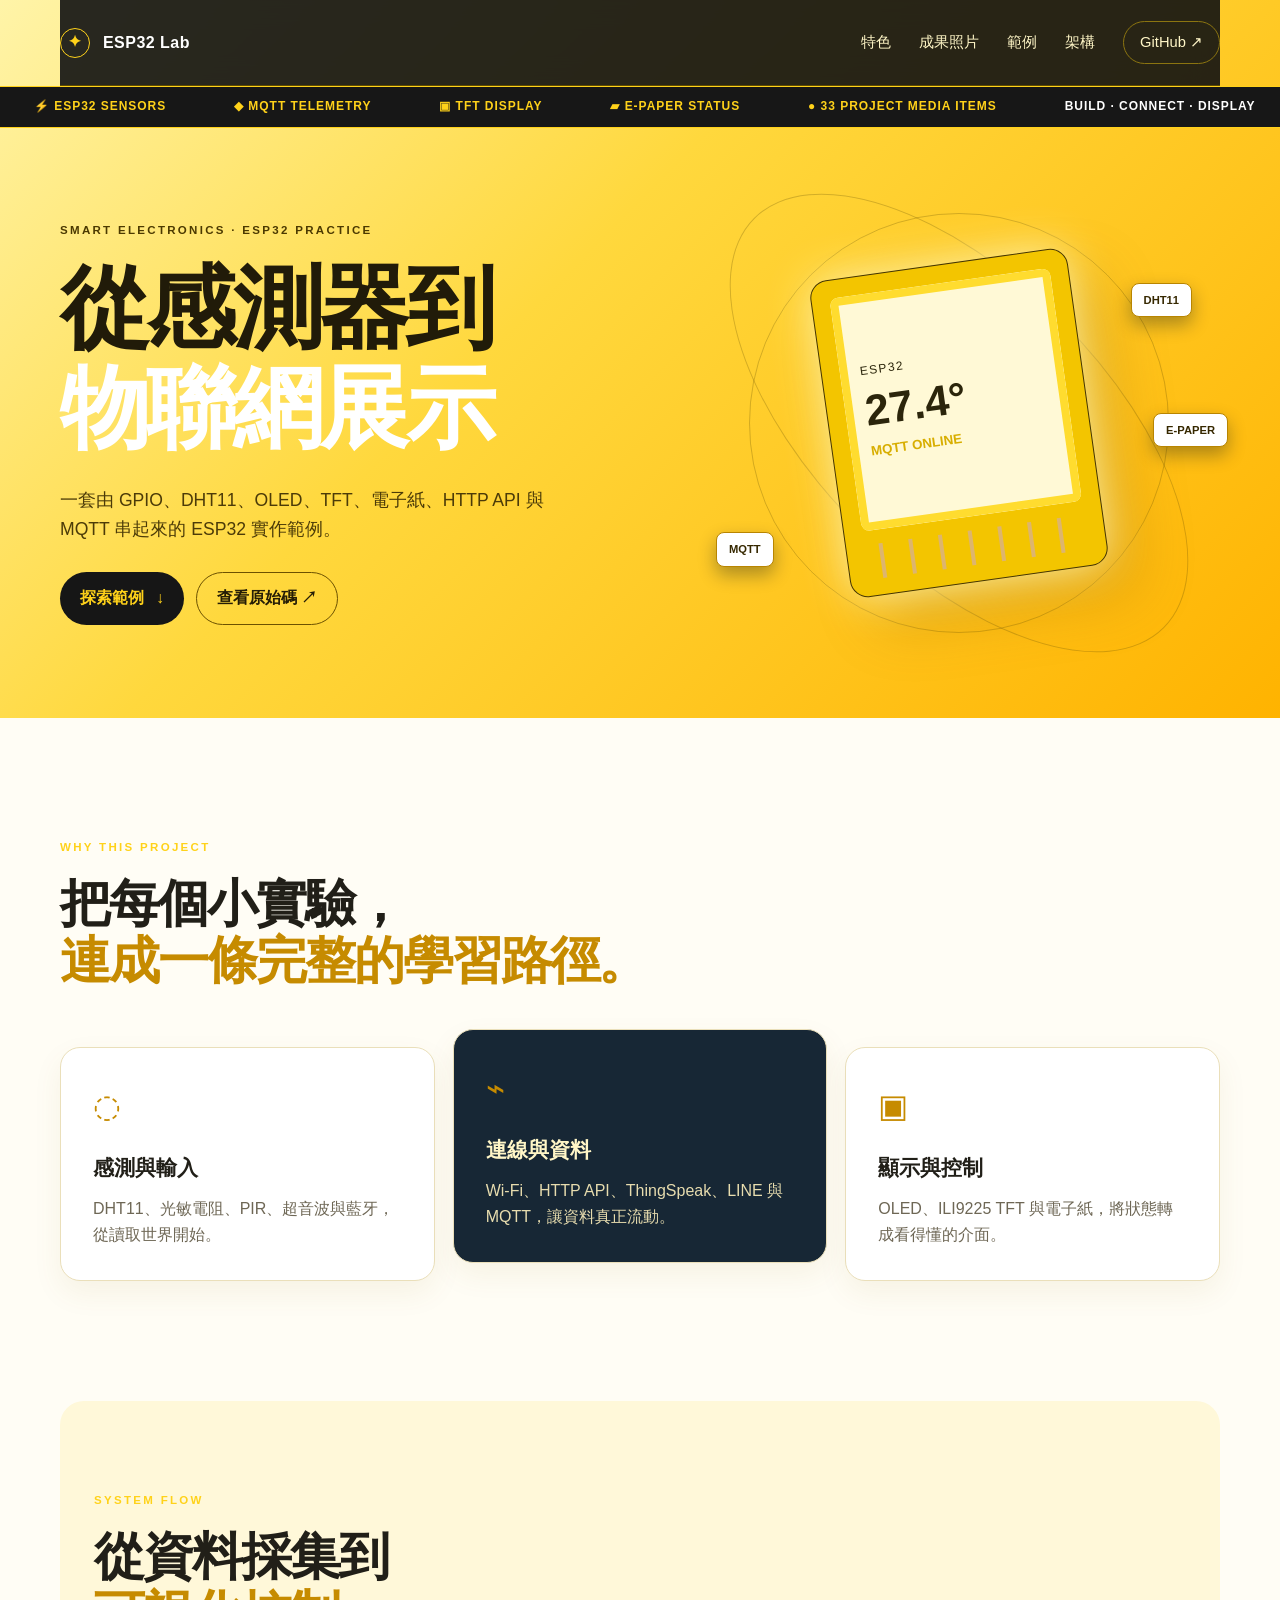
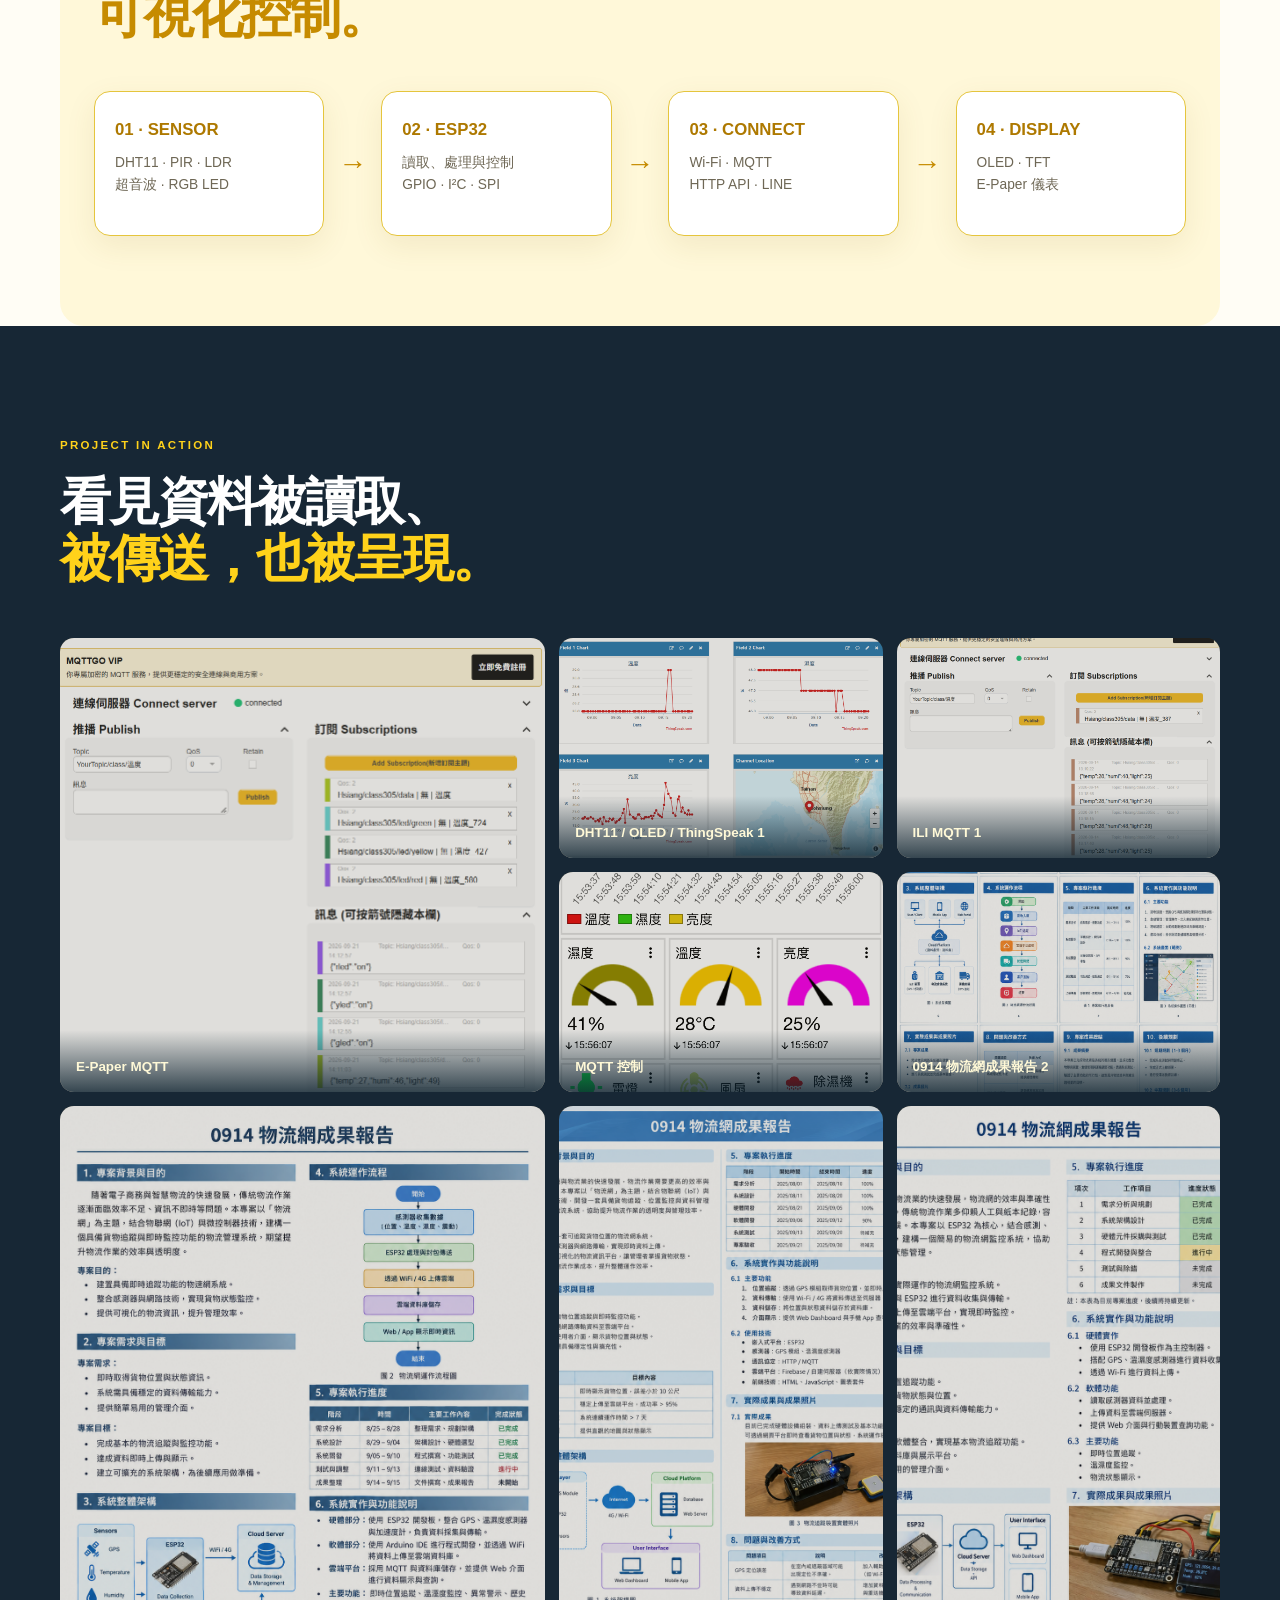
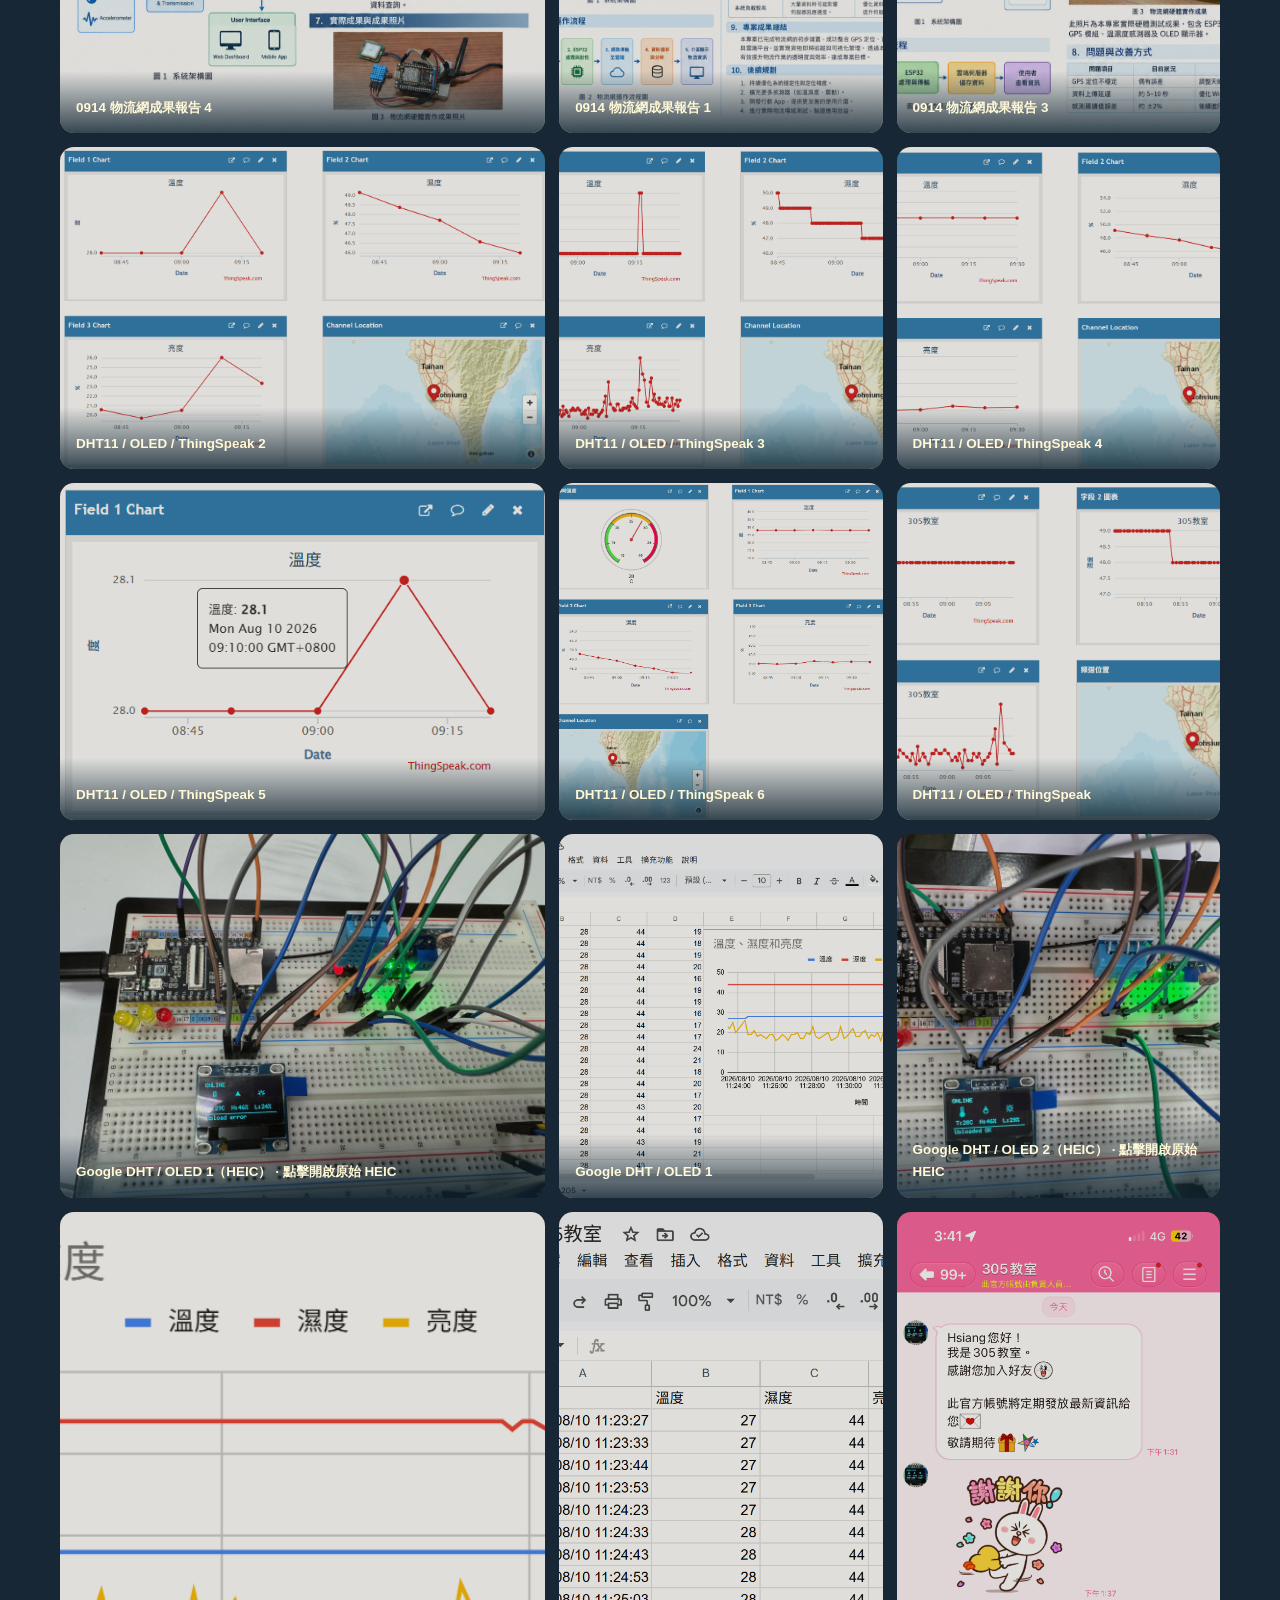
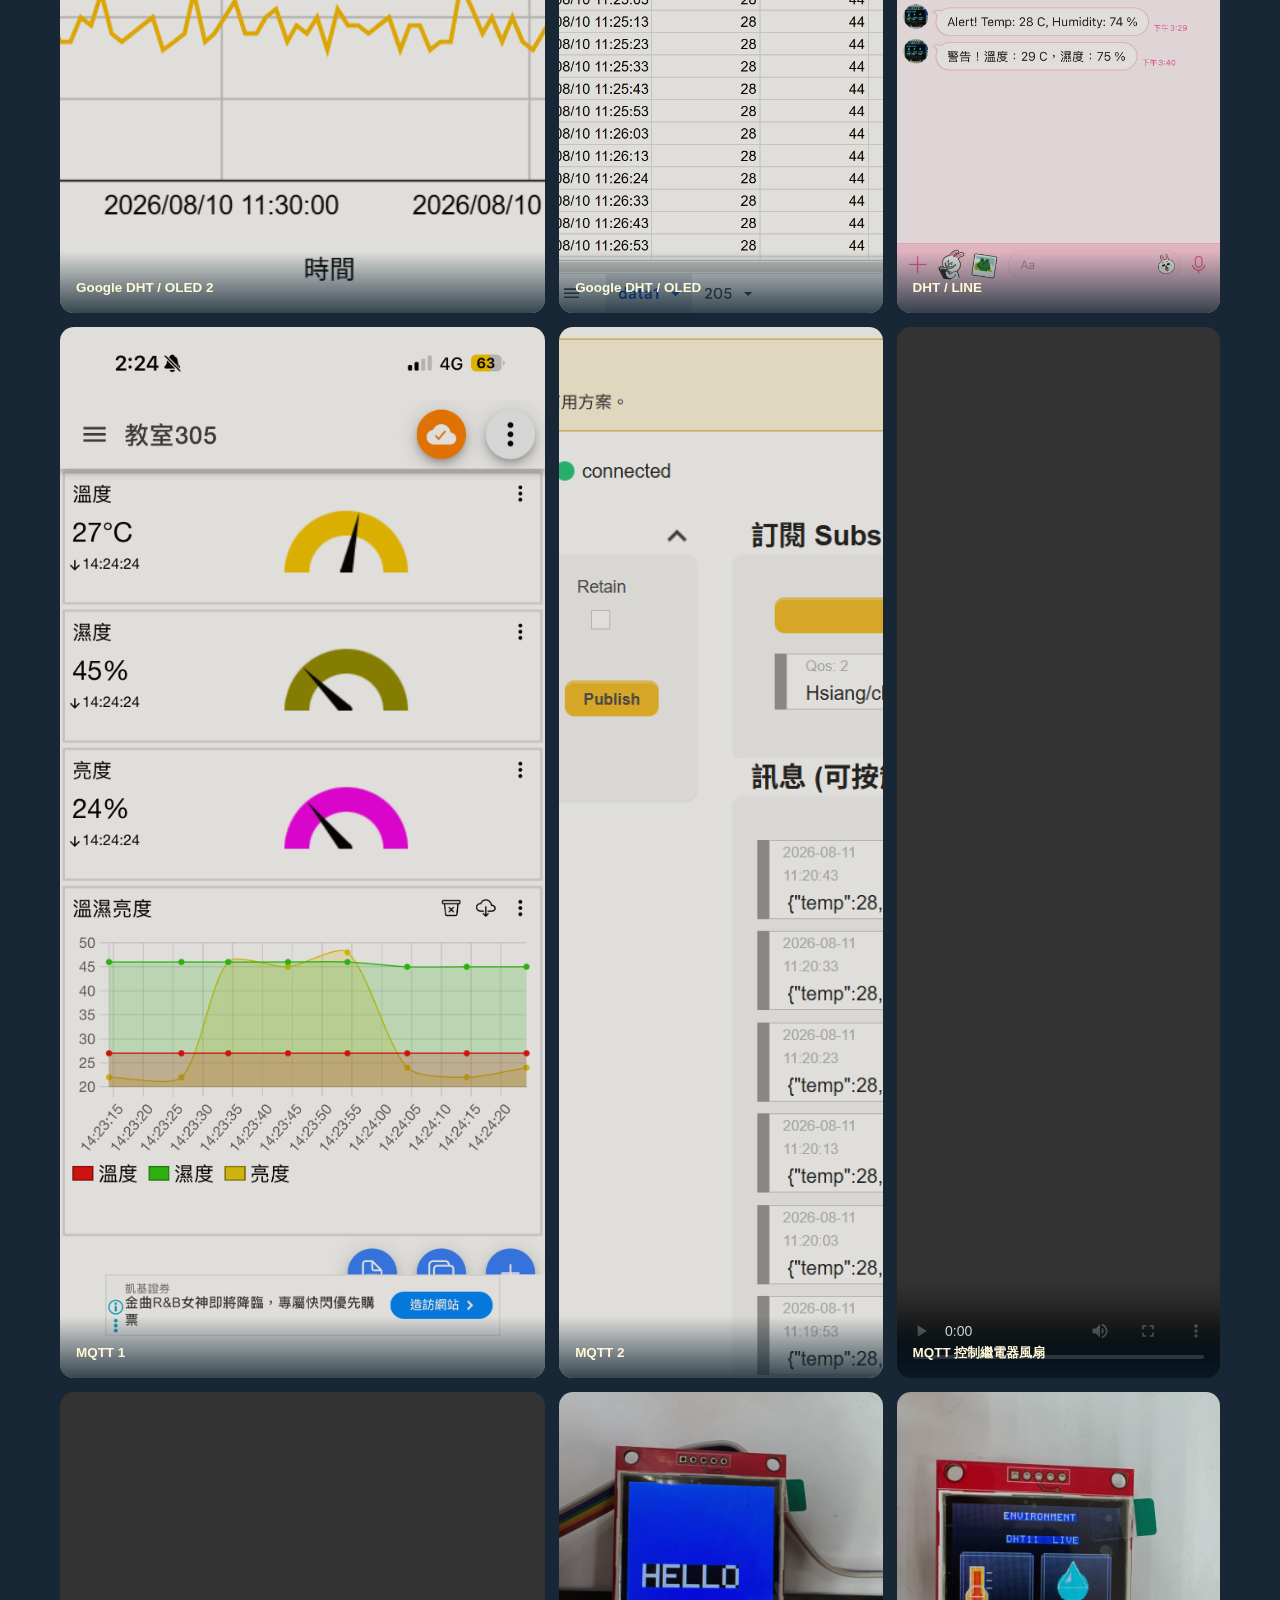
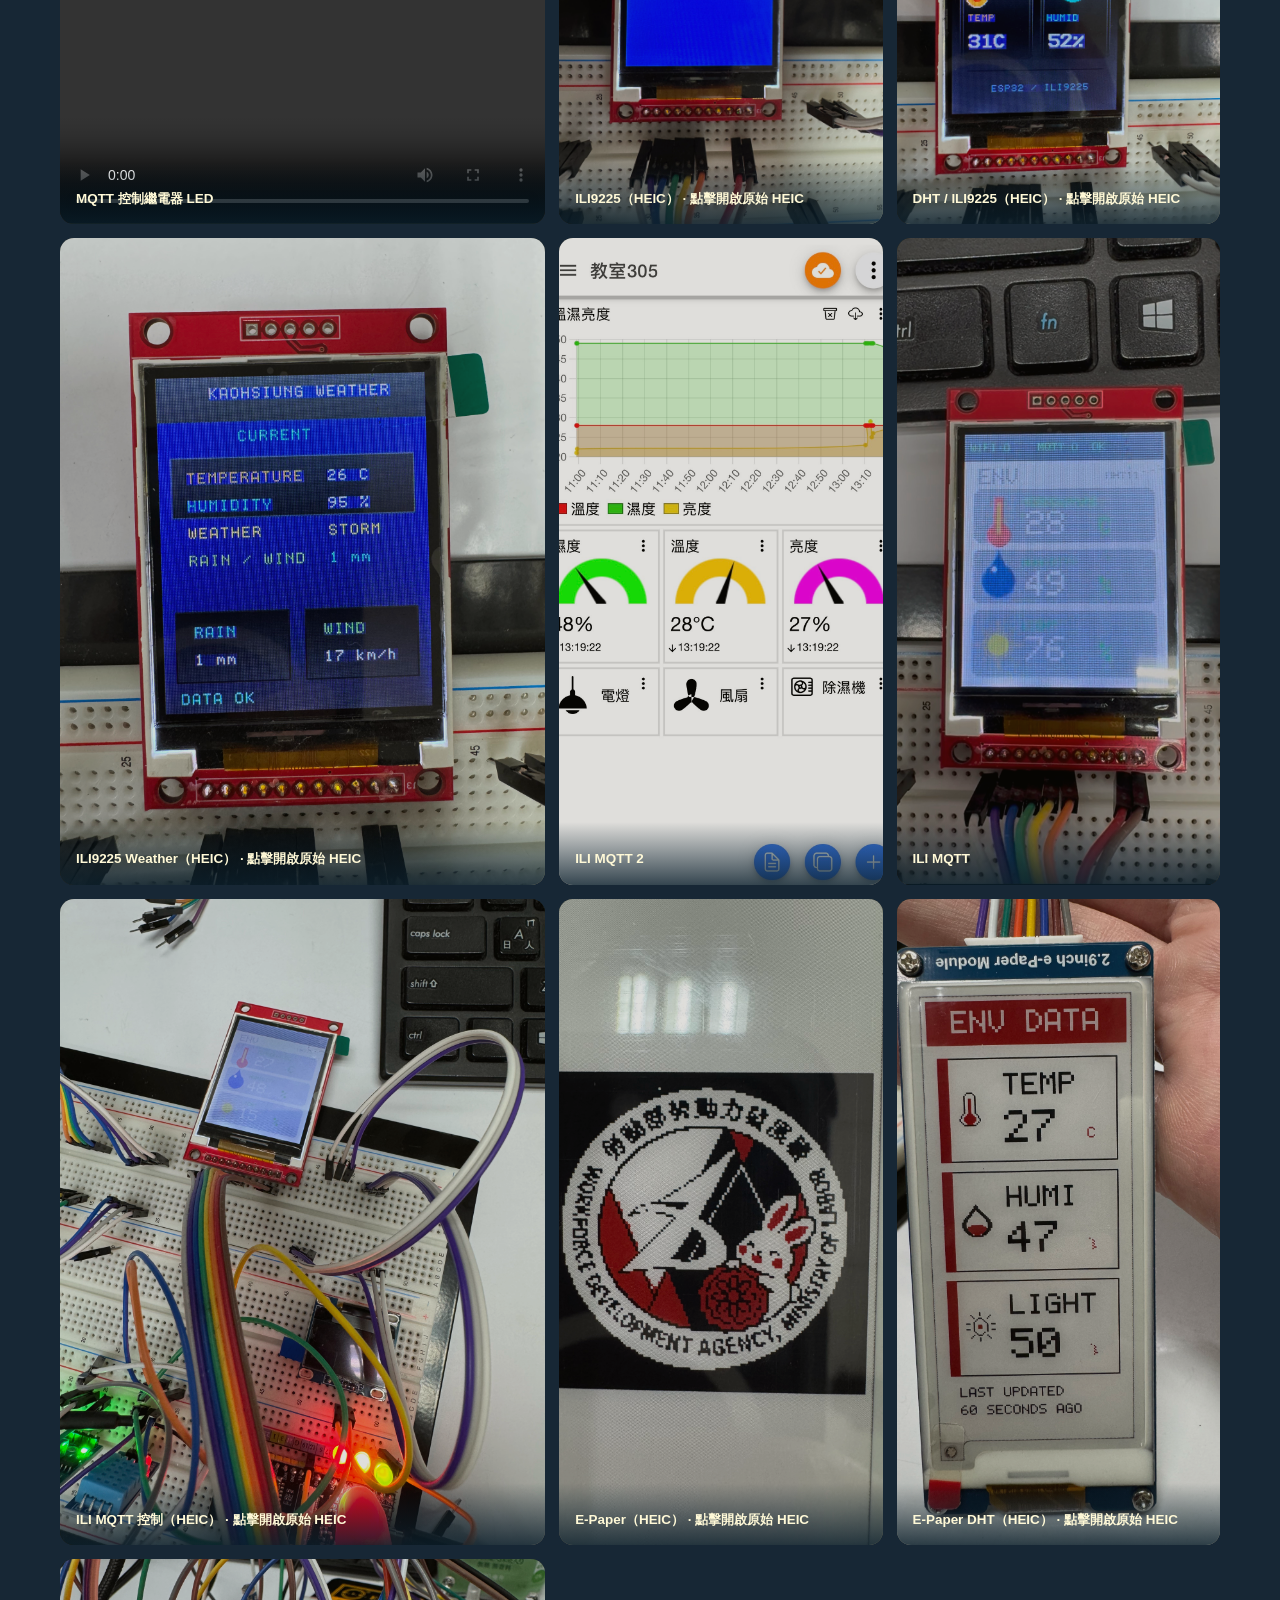
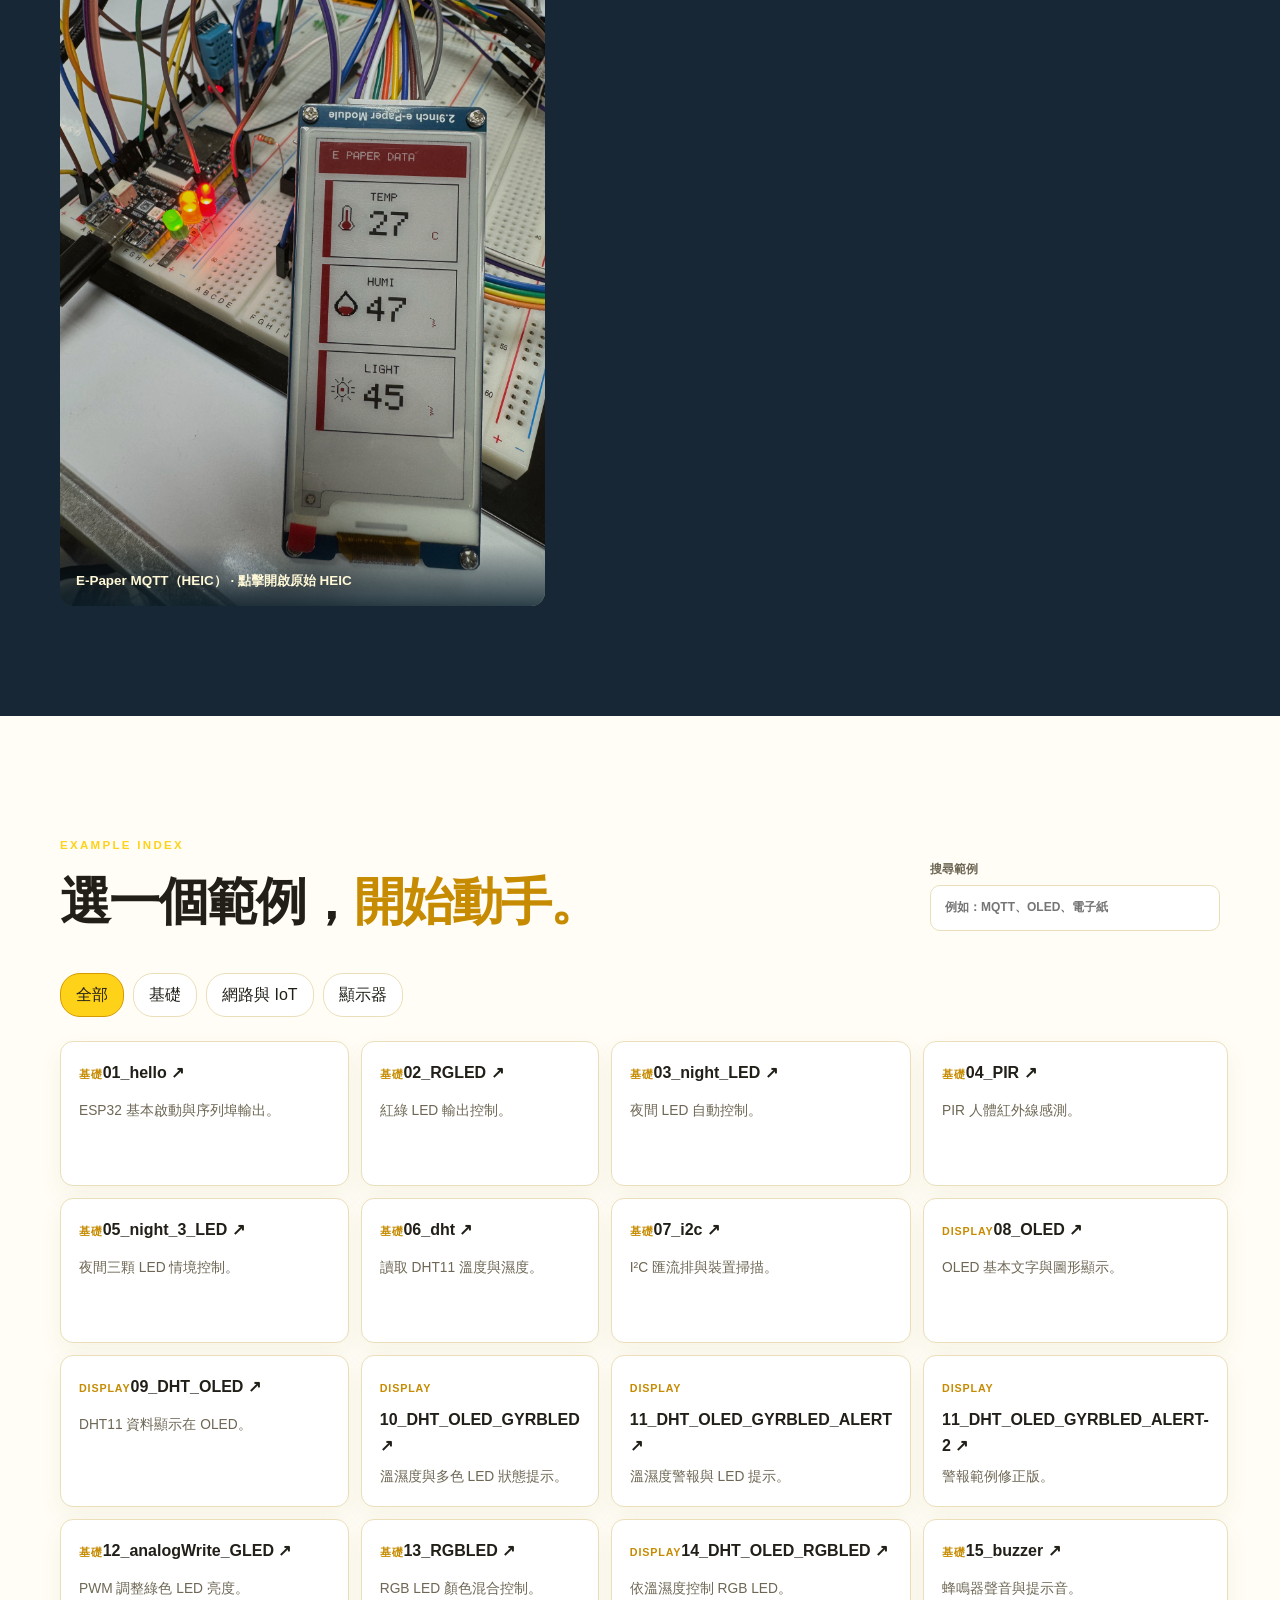
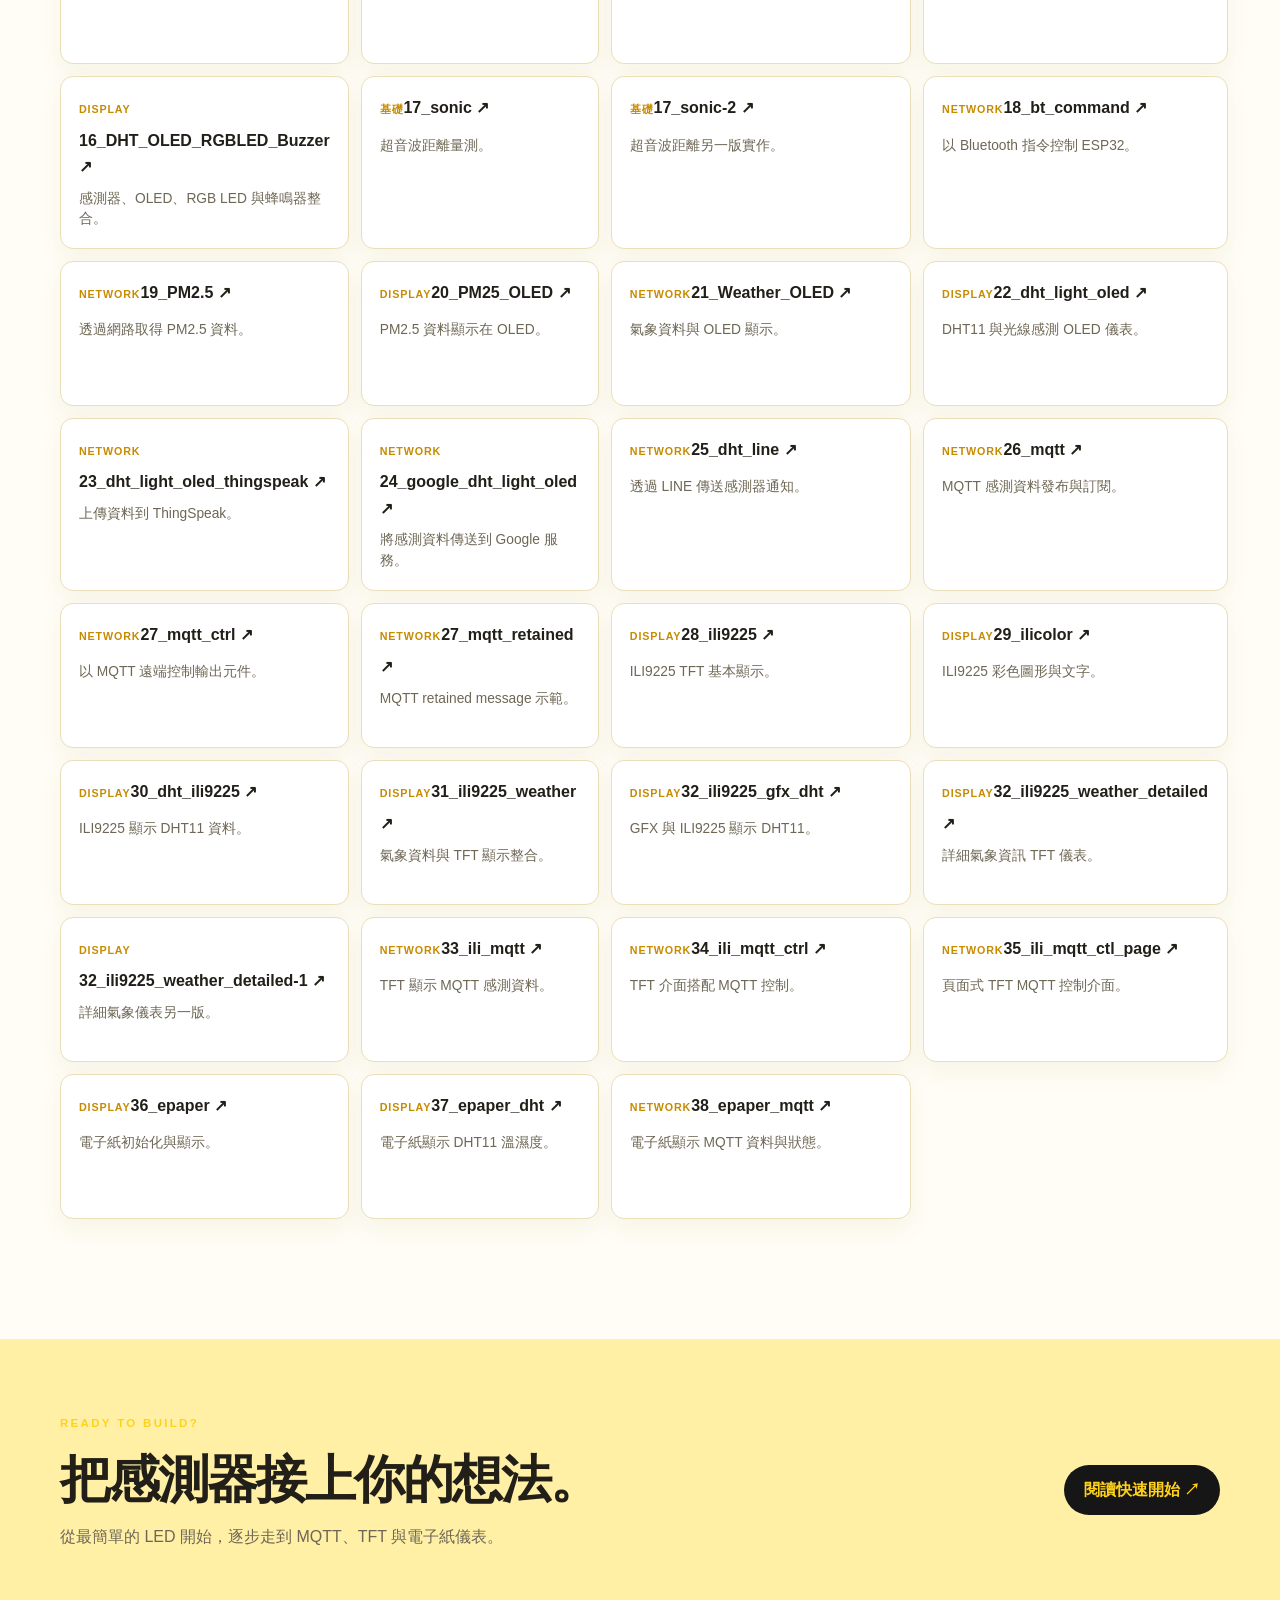
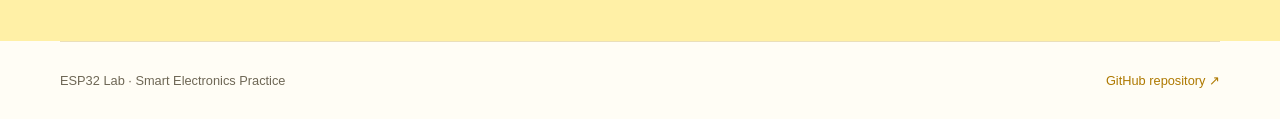
<file: docs/index.html>
<!doctype html>
<html lang="zh-Hant">
<head>
  <meta charset="utf-8">
  <meta name="viewport" content="width=device-width, initial-scale=1">
  <meta name="description" content="ESP32 sensors, MQTT, TFT and e-paper practical examples.">
  <title>ESP32 Sensors · MQTT · TFT · E-Paper</title>
  <link rel="stylesheet" href="styles.css"><link rel="stylesheet" href="theme.css"><link rel="stylesheet" href="recommendations.css"><link rel="stylesheet" href="bright.css">
</head>
<body>
  <header class="hero">
    <nav class="nav shell"><a class="brand" href="."><span class="brand-mark">✦</span> ESP32 Lab</a><div class="nav-links"><a href="#highlights">特色</a><a href="#gallery">成果照片</a><a href="#examples">範例</a><a href="#architecture">架構</a><a class="nav-button" href="https://github.com/fersz0614/esp32-sensors-mqtt-tft-epaper-Hsiang" target="_blank" rel="noreferrer">GitHub ↗</a></div></nav><div class="ticker" aria-label="專案跑馬燈"><div class="ticker-track"><span>⚡ ESP32 SENSORS</span><span>◆ MQTT TELEMETRY</span><span>▣ TFT DISPLAY</span><span>▰ E-PAPER STATUS</span><span>● 33 PROJECT MEDIA ITEMS</span><span><b>BUILD · CONNECT · DISPLAY</b></span><span>⚡ ESP32 SENSORS</span><span>◆ MQTT TELEMETRY</span><span>▣ TFT DISPLAY</span><span>▰ E-PAPER STATUS</span><span>● 33 PROJECT MEDIA ITEMS</span><span><b>BUILD · CONNECT · DISPLAY</b></span></div></div>
    <div class="hero-content shell"><div class="hero-copy"><p class="eyebrow">SMART ELECTRONICS · ESP32 PRACTICE</p><h1>從感測器到<br><em>物聯網展示</em></h1><p class="lede">一套由 GPIO、DHT11、OLED、TFT、電子紙、HTTP API 與 MQTT 串起來的 ESP32 實作範例。</p><div class="hero-actions"><a class="button primary" href="#examples">探索範例 <span>↓</span></a><a class="button ghost" href="https://github.com/fersz0614/esp32-sensors-mqtt-tft-epaper-Hsiang" target="_blank" rel="noreferrer">查看原始碼 ↗</a></div></div><div class="hero-visual" aria-label="電子紙成果照片"><div class="orbit orbit-a"></div><div class="orbit orbit-b"></div><div class="device"><div class="device-screen"><span>ESP32</span><strong>27.4°</strong><small>MQTT ONLINE</small></div><div class="device-pins"></div></div><div class="floating-chip chip-one">DHT11</div><div class="floating-chip chip-two">MQTT</div><div class="floating-chip chip-three">E-PAPER</div></div></div>
  </header>
  <main>
    <section class="section shell" id="highlights"><div class="section-heading"><p class="eyebrow">WHY THIS PROJECT</p><h2>把每個小實驗，<br><span>連成一條完整的學習路徑。</span></h2></div><div class="feature-grid"><article class="feature-card"><div class="icon">◌</div><h3>感測與輸入</h3><p>DHT11、光敏電阻、PIR、超音波與藍牙，從讀取世界開始。</p></article><article class="feature-card accent"><div class="icon">⌁</div><h3>連線與資料</h3><p>Wi‑Fi、HTTP API、ThingSpeak、LINE 與 MQTT，讓資料真正流動。</p></article><article class="feature-card"><div class="icon">▣</div><h3>顯示與控制</h3><p>OLED、ILI9225 TFT 與電子紙，將狀態轉成看得懂的介面。</p></article></div></section>
    <section class="architecture section shell" id="architecture"><div class="section-heading"><p class="eyebrow">SYSTEM FLOW</p><h2>從資料採集到<br><span>可視化控制。</span></h2></div><div class="flow"><div class="flow-node"><strong>01 · SENSOR</strong><span>DHT11 · PIR · LDR<br>超音波 · RGB LED</span></div><div class="flow-icon">→</div><div class="flow-node"><strong>02 · ESP32</strong><span>讀取、處理與控制<br>GPIO · I²C · SPI</span></div><div class="flow-icon">→</div><div class="flow-node"><strong>03 · CONNECT</strong><span>Wi‑Fi · MQTT<br>HTTP API · LINE</span></div><div class="flow-icon">→</div><div class="flow-node"><strong>04 · DISPLAY</strong><span>OLED · TFT<br>E‑Paper 儀表</span></div></div></section><section class="gallery-section" id="gallery"><div class="shell"><div class="section-heading light"><p class="eyebrow">PROJECT IN ACTION</p><h2>看見資料被讀取、<br><span>被傳送，也被呈現。</span></h2></div><div class="gallery"><figure class="gallery-main"><img src="assets/photo-32.png" alt="電子紙 MQTT 成果"><figcaption>電子紙 × MQTT</figcaption></figure><figure><img src="assets/photo-11.png" alt="DHT11 OLED ThingSpeak 成果"><figcaption>DHT11 × OLED × ThingSpeak</figcaption></figure><figure><img src="assets/photo-28.jpeg" alt="TFT MQTT 成果"><figcaption>TFT × MQTT</figcaption></figure><figure><img src="assets/photo-22.png" alt="MQTT 控制成果"><figcaption>MQTT 遠端控制</figcaption></figure></div></div></section>
    <section class="section shell" id="examples"><div class="section-heading examples-heading"><div><p class="eyebrow">EXAMPLE INDEX</p><h2>選一個範例，<span>開始動手。</span></h2></div><div class="search-wrap"><label for="search">搜尋範例</label><input id="search" type="search" placeholder="例如：MQTT、OLED、電子紙"></div></div><div class="filters" role="group" aria-label="範例分類"><button class="filter active" data-filter="all">全部</button><button class="filter" data-filter="basic">基礎</button><button class="filter" data-filter="network">網路與 IoT</button><button class="filter" data-filter="display">顯示器</button></div><div id="example-grid" class="example-grid"></div><p id="empty" class="empty" hidden>找不到符合的範例。</p></section>
    <section class="cta-section"><div class="shell cta"><div><p class="eyebrow">READY TO BUILD?</p><h2>把感測器接上你的想法。</h2><p>從最簡單的 LED 開始，逐步走到 MQTT、TFT 與電子紙儀表。</p></div><a class="button primary" href="https://github.com/fersz0614/esp32-sensors-mqtt-tft-epaper-Hsiang#快速開始" target="_blank" rel="noreferrer">閱讀快速開始 ↗</a></div></section>
  </main>
  <footer class="footer shell"><span>ESP32 Lab · Smart Electronics Practice</span><a href="https://github.com/fersz0614/esp32-sensors-mqtt-tft-epaper-Hsiang" target="_blank" rel="noreferrer">GitHub repository ↗</a></footer>
  <script src="app.js?v=6"></script><script src="heic-preview.js?v=1"></script>
</body>
</html>
</file>
<file: docs/styles.css>
:root{--ink:#17212b;--muted:#667582;--paper:#f7f8f5;--card:#fff;--line:#dfe6e1;--mint:#b9f3d0;--green:#16865c;--navy:#102a3a;--orange:#ff9168}*{box-sizing:border-box}html{scroll-behavior:smooth}body{margin:0;background:var(--paper);color:var(--ink);font-family:Inter,"Noto Sans TC","Microsoft JhengHei",sans-serif;line-height:1.65}.shell{width:min(1160px,calc(100% - 40px));margin:auto}.hero{min-height:680px;background:radial-gradient(circle at 78% 35%,#25495a 0,#163545 28%,#102a3a 62%,#0d2534 100%);color:#f6fbf8;overflow:hidden}.nav{height:86px;display:flex;align-items:center;justify-content:space-between}.brand{color:white;text-decoration:none;font-weight:800;letter-spacing:.03em}.brand-mark{display:inline-grid;place-items:center;width:30px;height:30px;margin-right:8px;border:1px solid var(--mint);border-radius:50%;color:var(--mint)}.nav-links{display:flex;gap:28px;align-items:center}.nav-links a{color:#cfe2dc;text-decoration:none;font-size:.92rem}.nav-links a:hover{color:white}.nav-button{border:1px solid #5c8190;border-radius:30px;padding:8px 16px!important}.hero-content{display:grid;grid-template-columns:1.1fr .9fr;align-items:center;min-height:590px}.eyebrow{color:#5cad87;font-size:.72rem;font-weight:800;letter-spacing:.2em;margin:0 0 18px}.hero .eyebrow{color:var(--mint)}h1,h2{font-weight:800;line-height:1.12;letter-spacing:-.04em;margin:0}h1{font-size:clamp(3.2rem,7vw,6.2rem)}h1 em{color:var(--mint);font-style:normal}.lede{max-width:510px;color:#bdd0d3;font-size:1.1rem;margin:28px 0}.hero-actions{display:flex;gap:12px;flex-wrap:wrap}.button{display:inline-flex;align-items:center;gap:12px;border-radius:30px;padding:12px 20px;text-decoration:none;font-weight:800}.button.primary{background:var(--mint);color:var(--navy)}.button.ghost{border:1px solid #587785;color:#ecf7f2}.hero-visual{position:relative;height:480px}.device{position:absolute;left:50%;top:50%;transform:translate(-50%,-50%) rotate(-8deg);width:260px;height:320px;padding:18px;border-radius:18px;background:#203944;box-shadow:25px 30px 60px #07151f99;border:1px solid #5c7a80}.device-screen{height:235px;padding:26px 20px;background:#dfe8d6;color:#264c46;display:flex;flex-direction:column;justify-content:center;gap:8px;border-radius:8px;box-shadow:inset 0 0 0 8px #c4d0bf}.device-screen span{font-size:.75rem;letter-spacing:.12em}.device-screen strong{font-size:2.7rem;line-height:1}.device-screen small{font-weight:800;color:var(--green)}.device-pins{height:35px;background:repeating-linear-gradient(90deg,transparent 0 14px,#ddb56e 15px 18px,transparent 19px 30px);margin-top:14px}.orbit{position:absolute;border:1px solid #66918c66;border-radius:50%;left:50%;top:50%;transform:translate(-50%,-50%)}.orbit-a{width:420px;height:420px}.orbit-b{width:580px;height:290px;transform:translate(-50%,-50%) rotate(45deg)}.floating-chip{position:absolute;padding:7px 12px;background:#f0ffef;color:#1c6653;border-radius:8px;font-size:.7rem;font-weight:900;box-shadow:0 8px 18px #07151f55}.chip-one{top:100px;right:28px}.chip-two{bottom:96px;left:18px}.chip-three{top:230px;right:-8px}.section{padding:120px 0}.section-heading h2{font-size:clamp(2.3rem,4vw,4rem)}.section-heading h2 span{color:var(--green)}.feature-grid{display:grid;grid-template-columns:repeat(3,1fr);gap:18px;margin-top:58px}.feature-card{background:var(--card);border:1px solid var(--line);border-radius:20px;padding:32px;min-height:220px}.feature-card.accent{background:var(--navy);color:white;transform:translateY(-18px)}.feature-card.accent p{color:#b8ced0}.icon{font-size:2rem;color:var(--green);margin-bottom:18px}.feature-card h3{margin:0 0 10px;font-size:1.3rem}.feature-card p{color:var(--muted);margin:0}.gallery-section{background:var(--navy);padding:110px 0;color:white}.light h2 span{color:var(--mint)}.gallery{display:grid;grid-template-columns:1.5fr 1fr 1fr;grid-template-rows:220px 220px;gap:14px;margin-top:50px}.gallery figure{position:relative;margin:0;overflow:hidden;border-radius:14px;background:#203e4a}.gallery figure:first-child{grid-row:span 2}.gallery img{width:100%;height:100%;display:block;object-fit:cover;opacity:.85;transition:.3s}.gallery figure:hover img{transform:scale(1.04);opacity:1}.gallery figcaption{position:absolute;left:0;right:0;bottom:0;padding:26px 16px 14px;background:linear-gradient(transparent,#0b202dcc);font-size:.84rem;font-weight:700}.examples-heading{display:flex;justify-content:space-between;align-items:end;gap:30px}.search-wrap{display:flex;flex-direction:column;gap:5px;color:var(--muted);font-size:.75rem;font-weight:800}.search-wrap input{width:290px;border:1px solid var(--line);background:white;border-radius:10px;padding:12px 14px;font:inherit;color:var(--ink)}.filters{display:flex;gap:9px;margin:42px 0 24px;flex-wrap:wrap}.filter{border:1px solid var(--line);background:white;color:var(--muted);border-radius:20px;padding:8px 15px;cursor:pointer;font:inherit}.filter.active,.filter:hover{background:var(--navy);color:white;border-color:var(--navy)}.example-grid{display:grid;grid-template-columns:repeat(4,1fr);gap:12px}.example-card{background:white;border:1px solid var(--line);border-radius:13px;padding:18px;min-height:145px;transition:.2s}.example-card:hover{transform:translateY(-3px);border-color:#83cfa9;box-shadow:0 10px 24px #143d2910}.example-card a{color:var(--ink);text-decoration:none;font-weight:800}.example-card p{font-size:.86rem;color:var(--muted);line-height:1.5;margin:8px 0 0}.tag{display:inline-block;color:var(--green);font-size:.67rem;font-weight:900;letter-spacing:.08em;text-transform:uppercase;margin-bottom:9px}.empty{color:var(--muted)}.cta-section{background:#e8f4eb}.cta{display:flex;align-items:center;justify-content:space-between;gap:30px;padding:75px 0}.cta h2{font-size:clamp(2rem,4vw,3.5rem)}.cta p:not(.eyebrow){color:var(--muted)}.footer{display:flex;justify-content:space-between;gap:20px;padding:28px 0;font-size:.8rem;color:var(--muted)}.footer a{color:var(--green);text-decoration:none}@media(max-width:800px){.nav-links a:not(.nav-button){display:none}.hero-content{grid-template-columns:1fr}.hero{min-height:900px}.hero-visual{height:390px}.feature-grid{grid-template-columns:1fr}.feature-card.accent{transform:none}.gallery{grid-template-columns:1fr 1fr;grid-template-rows:190px 190px 190px}.gallery figure:first-child{grid-row:span 2}.examples-heading{display:block}.search-wrap{margin-top:25px}.search-wrap input{width:100%}.example-grid{grid-template-columns:repeat(2,1fr)}.cta{display:block}.cta .button{margin-top:20px}}@media(max-width:480px){.shell{width:min(100% - 28px,1160px)}.hero-content{min-height:700px}.hero-visual{transform:scale(.82);margin:-40px -35px}.gallery{display:grid;grid-template-columns:1fr;grid-template-rows:230px 170px 170px 170px}.gallery figure:first-child{grid-row:auto}.example-grid{grid-template-columns:1fr}.footer{display:block}.footer a{display:block;margin-top:8px}}
</file>
<file: docs/theme.css>
:root{--ink:#f6f0d2;--muted:#b9b39b;--paper:#11100d;--card:#1b1914;--line:#3b3523;--mint:#ffd21a;--green:#ffd21a;--navy:#080807;--orange:#ff9f1a}
body{background:var(--paper);color:var(--ink)}.hero{background:radial-gradient(circle at 78% 35%,#3d3515 0,#211e0d 30%,#11100d 64%,#080807 100%)}.hero .eyebrow,.eyebrow{color:var(--mint)}h1 em,.section-heading h2 span{color:var(--mint)}.lede,.feature-card p,.cta p:not(.eyebrow){color:var(--muted)}.nav-links a{color:#d8d0a7}.nav-button{border-color:#8b7410}.button.primary{background:var(--mint);color:#17140a}.button.ghost{border-color:#78671a;color:#fff9d7}.brand-mark{border-color:var(--mint);color:var(--mint)}.device{background:#28230e;border-color:#8a7417}.device-screen{background:#f6dc4d;color:#2e2705;box-shadow:inset 0 0 0 8px #c2a815}.device-screen small,.icon,.tag{color:#d8ae00}.feature-card{background:var(--card);border-color:var(--line)}.feature-card.accent{background:#25200d;color:#fff9d7}.gallery-section{background:#080807}.light h2 span{color:var(--mint)}.search-wrap{color:var(--muted)}.search-wrap input,.filter{background:#1b1914;color:var(--ink);border-color:var(--line)}.filter.active,.filter:hover{background:var(--mint);color:#17140a;border-color:var(--mint)}.example-card{background:var(--card);border-color:var(--line)}.example-card a{color:var(--ink)}.example-card p{color:var(--muted)}.cta-section{background:#292208}.footer{color:var(--muted)}.footer a{color:var(--mint)}
.ticker{width:100%;overflow:hidden;background:var(--mint);color:#151207;border-top:1px solid #ffeb72;border-bottom:1px solid #8d7310;font-size:.75rem;font-weight:900;letter-spacing:.08em;white-space:nowrap}.ticker-track{display:inline-flex;min-width:max-content;animation:marquee 28s linear infinite}.ticker span{padding:10px 34px}.ticker b{color:#6f5600}@keyframes marquee{from{transform:translateX(0)}to{transform:translateX(-50%)}}
.gallery figure{background:#28230e}.gallery figcaption{color:#fff9d7}.gallery figure a{display:block;width:100%;height:100%}.gallery figure a img{display:block}.gallery figure:nth-child(n+5){grid-row:auto}
</file>
<file: docs/recommendations.css>
.nav{position:sticky;top:0;z-index:20;background:#0b0a08e8;backdrop-filter:blur(12px);border-bottom:1px solid #4b3f12}.architecture{padding-top:90px;padding-bottom:90px}.architecture h2{font-size:clamp(2.2rem,4vw,3.8rem)}.architecture h2 span{color:var(--mint)}.flow{display:grid;grid-template-columns:1fr auto 1fr auto 1fr auto 1fr;align-items:center;gap:14px;margin-top:48px}.flow-node{min-height:145px;padding:24px 20px;background:linear-gradient(145deg,#211d0c,#13120e);border:1px solid #5d4b10;border-radius:16px;box-shadow:0 0 0 1px #191506,0 14px 35px #0008}.flow-node strong{display:block;color:var(--mint);font-size:1.05rem;margin-bottom:8px}.flow-node span{display:block;color:#c7c09e;font-size:.86rem}.flow-icon{font-size:1.8rem;color:var(--mint);text-align:center}.feature-card,.example-card,.gallery figure{transition:transform .25s ease,box-shadow .25s ease,border-color .25s ease}.feature-card:hover,.example-card:hover{transform:translateY(-6px);border-color:var(--mint);box-shadow:0 0 0 1px #ffd21a44,0 18px 40px #0008}.gallery figure:hover{border-color:var(--mint);box-shadow:0 0 0 1px #ffd21a66,0 14px 32px #0009}.device{box-shadow:0 0 28px #ffd21a33,25px 30px 60px #000b}.floating-chip{border:1px solid #ffd21a;background:#2a230c;color:var(--mint)}.ticker-track:hover{animation-play-state:paused}.footer{border-top:1px solid #3b3211}@media(max-width:800px){.flow{grid-template-columns:1fr;gap:8px}.flow-icon{transform:rotate(90deg)}}
</file>
<file: docs/bright.css>
:root{--ink:#211f18;--muted:#6e6755;--paper:#fffdf5;--card:#ffffff;--line:#eadfba;--mint:#ffd21a;--green:#d59a00;--navy:#172735;--orange:#ff7a00}
body{background:var(--paper);color:var(--ink)}.hero{background:linear-gradient(135deg,#fff4a8 0%,#ffd83d 42%,#ffb300 100%);color:#211b09}.nav{background:#131313e8;border-bottom-color:#5d4a00}.nav-links a{color:#fff6c7}.brand{color:#fff}.hero .eyebrow{color:#4b3900}.hero h1 em{color:#fff}.lede{color:#4c3b08}.button.ghost{border-color:#6c5100;color:#251d06}.button.primary{background:#161616;color:#ffd21a}.hero-visual .orbit{border-color:#5b470044}.device{background:#f3c500;border-color:#463600;box-shadow:0 0 44px #fff4a8,25px 30px 60px #8b5b0044}.device-screen{background:#fff9d6;color:#2b250b;box-shadow:inset 0 0 0 8px #ffdc2f}.floating-chip{background:#fff;color:#362800;border-color:#b98500}.section-heading h2 span{color:#c68b00}.feature-card{background:var(--card);border-color:var(--line);box-shadow:0 12px 30px #7b5d1412}.feature-card.accent{background:#172735;color:#fff6c7}.feature-card.accent p{color:#e7dcae}.icon,.tag{color:#c68b00}.gallery-section{background:#172735}.light h2 span{color:#ffd21a}.search-wrap{color:var(--muted)}.search-wrap input,.filter{background:#fff;color:var(--ink);border-color:var(--line)}.filter.active,.filter:hover{background:#ffd21a;color:#211f18;border-color:#d59a00}.example-card{background:#fff;border-color:var(--line);box-shadow:0 10px 25px #7b5d1410}.example-card a{color:var(--ink)}.example-card p{color:var(--muted)}.cta-section{background:#fff0a6}.footer{color:var(--muted);border-top-color:#eadfba}.footer a{color:#ae7900}.ticker{background:#171717;color:#ffd21a;border-color:#ffd21a}.ticker b{color:#fff}.architecture{background:#fff8d9;border-radius:24px;padding-left:34px;padding-right:34px}.flow-node{background:#fff;border-color:#e5c53d;box-shadow:0 10px 30px #7b5d1418}.flow-node strong{color:#ae7900}.flow-node span{color:#6e6755}.flow-icon{color:#c68b00}@media(max-width:800px){.architecture{border-radius:0;padding-left:0;padding-right:0}}
</file>
